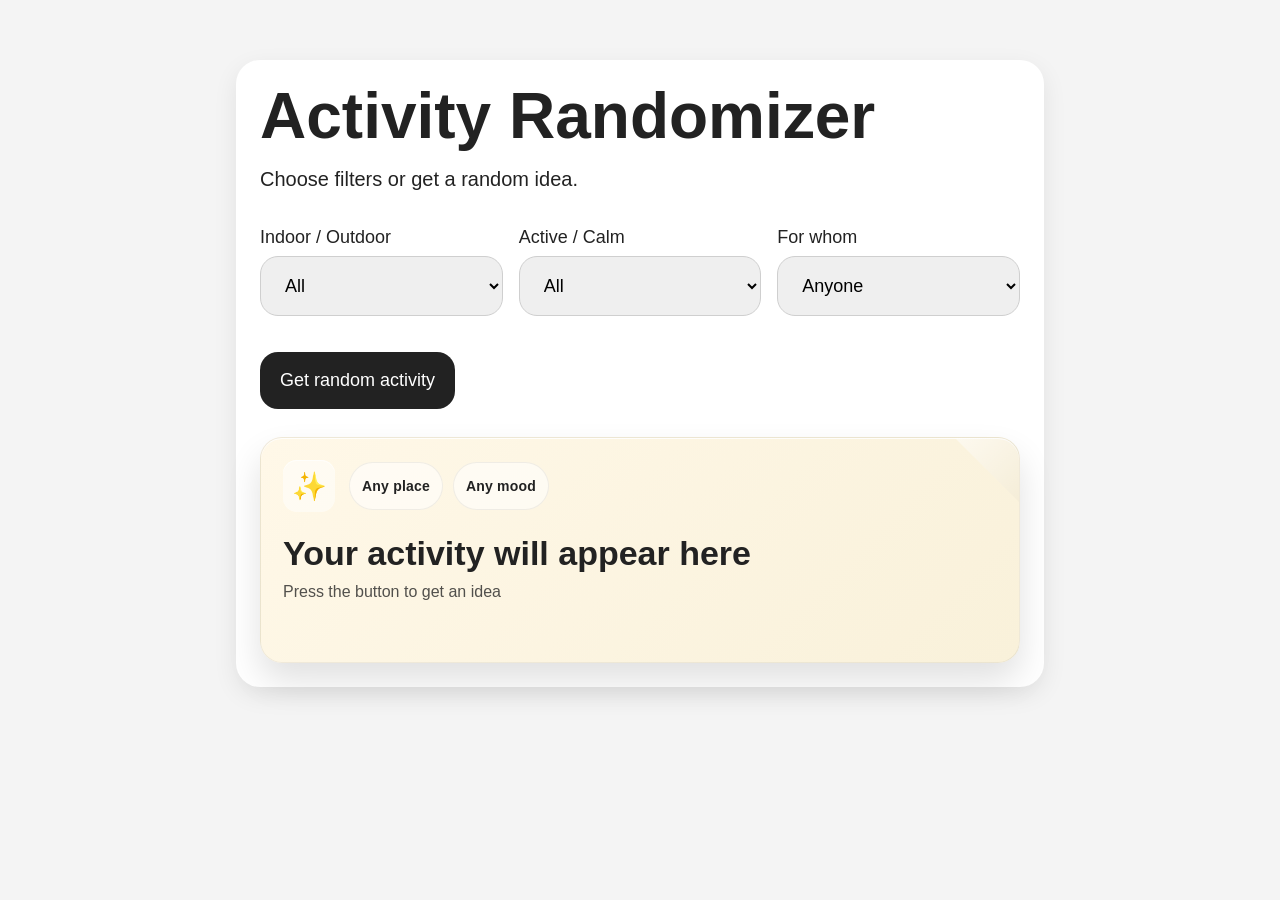
<file: activity-randomizer/index.html>
<!DOCTYPE html>
<html lang="en">
<head>
  <meta charset="UTF-8" />
  <meta name="viewport" content="width=device-width, initial-scale=1.0" />
  <title>Activity Randomizer</title>
  <link rel="stylesheet" href="style.css" />
</head>
<body>
  <div class="container">
    <h1>Activity Randomizer</h1>
    <p>Choose filters or get a random idea.</p>

    <div class="filters">
      <div class="filter-group">
        <label for="placeFilter">Indoor / Outdoor</label>
        <select id="placeFilter">
          <option value="all">All</option>
          <option value="indoor">Indoor</option>
          <option value="outdoor">Outdoor</option>
        </select>
      </div>

      <div class="filter-group">
        <label for="moodFilter">Active / Calm</label>
        <select id="moodFilter">
          <option value="all">All</option>
          <option value="active">Active</option>
          <option value="calm">Calm</option>
        </select>
      </div>

      <div class="filter-group">
        <label for="audienceFilter">For whom</label>
        <select id="audienceFilter">
          <option value="all">Anyone</option>
          <option value="both">For us 👩🏽‍❤️‍👨🏻</option>
          <option value="her">For her 🙋🏽‍♀️</option>
          <option value="him">For him 🙋🏻</option>
        </select>
      </div>
    </div>

    <button id="randomBtn">Get random activity</button>
    
    <div class="choice-panel hidden" id="choicePanel">
  <button class="choice-btn" id="choiceBtn1" type="button"></button>
  <div class="choice-or">OR</div>
  <button class="choice-btn" id="choiceBtn2" type="button"></button>
</div>

    <div class="result-wrap">
      <div class="result is-placeholder" id="result">
        <div class="paper-fold"></div>

        <div class="result-top">
          <div class="result-icon" id="resultIcon">✨</div>
          <div class="result-badges">
            <span class="badge badge-place" id="placeBadge">Any place</span>
            <span class="badge badge-mood" id="moodBadge">Any mood</span>
          </div>
        </div>

        <div class="result-title" id="resultTitle">
          Your activity will appear here
        </div>

        <div class="result-subtitle" id="resultSubtitle">
          Press the button to get an idea
        </div>
      </div>
    </div>
  </div>

<script src="activities.js"></script>
<script src="script.js"></script>
</body>
</html>
</file>
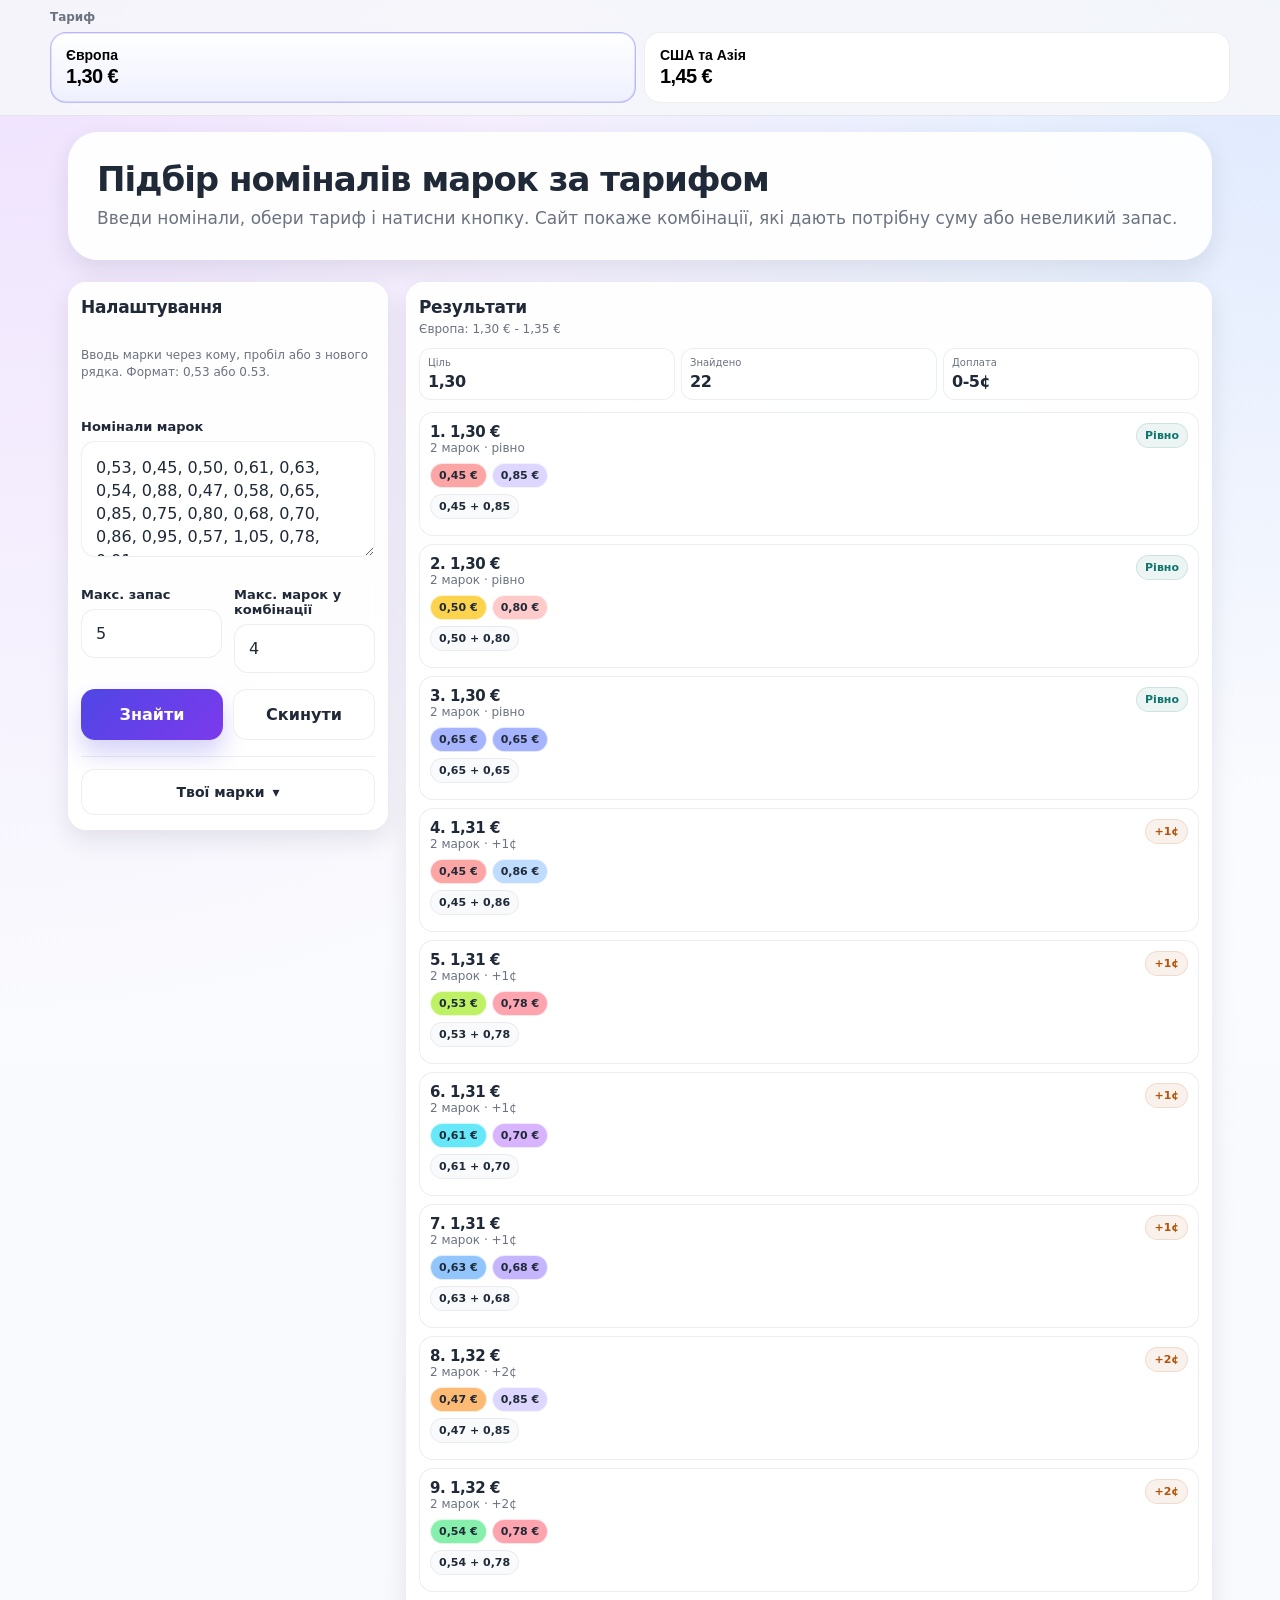
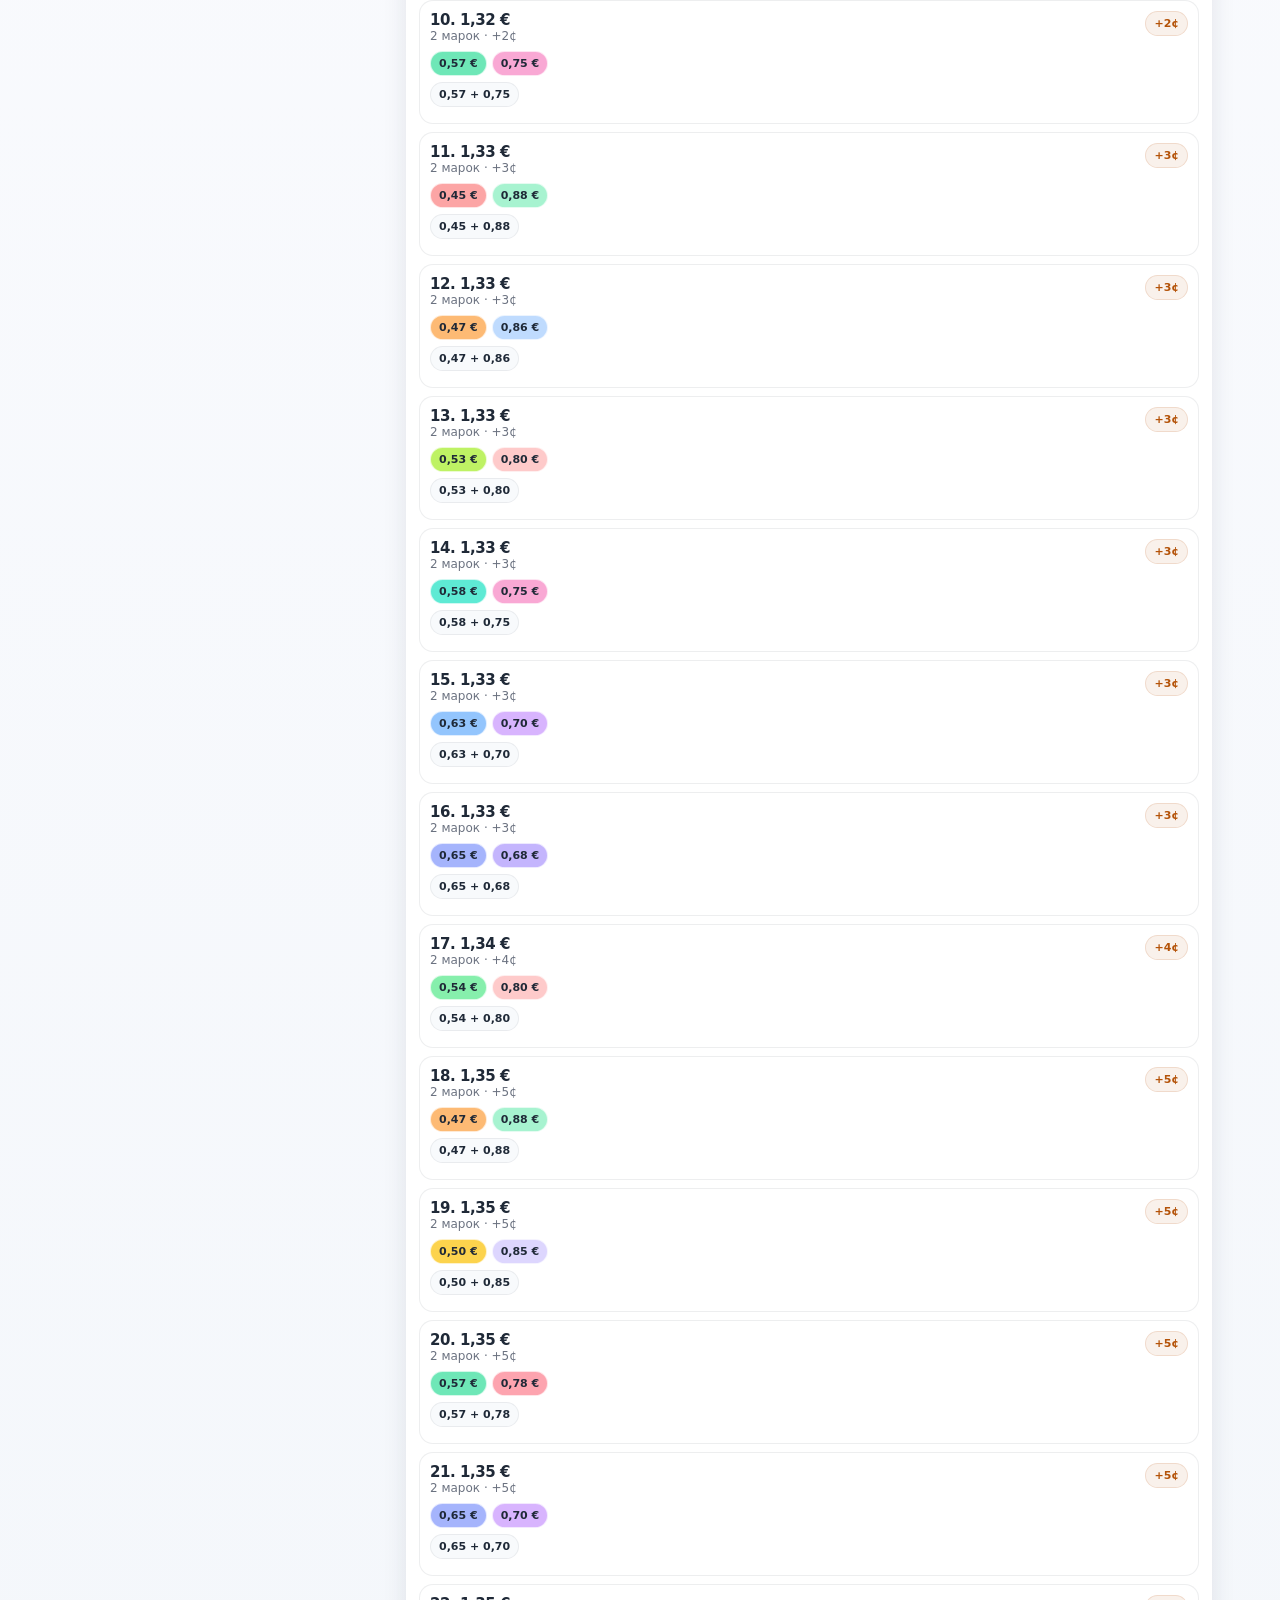
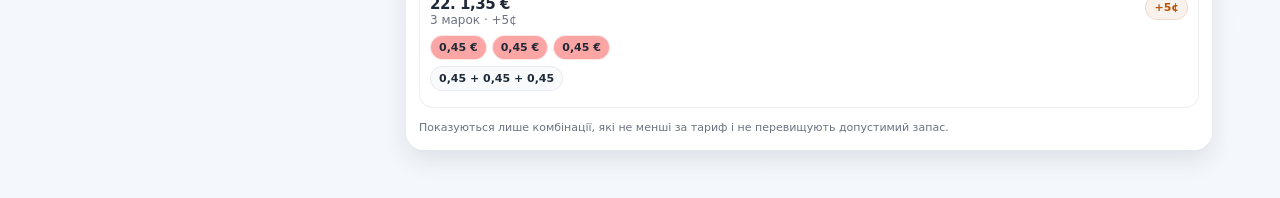
<file: stumps_calculator/index.html>
<!DOCTYPE html>
<html lang="uk">
<head>
  <meta charset="UTF-8" />
  <meta name="viewport" content="width=device-width, initial-scale=1.0" />
  <title>Підбір марок за тарифом</title>
  <link rel="icon" href="icon-stamp-v3.png" sizes="any" />
  <link rel="shortcut icon" href="icon-stamp-v3.png" type="image/png" />
  <link rel="icon" type="image/png" sizes="192x192" href="icon-stamp-v3.png" />
  <link rel="icon" type="image/png" sizes="512x512" href="icon-stamp-v3.png" />
  <link rel="apple-touch-icon" href="icon-stamp-v3.png" />
  <link rel="manifest" href="manifest.webmanifest" />
  <meta name="theme-color" content="#f6f7fb" />
  <style>
    :root {
      --bg: #f6f7fb;
      --panel: rgba(255,255,255,0.92);
      --panel-strong: #ffffff;
      --text: #1f2937;
      --muted: #6b7280;
      --line: rgba(31,41,55,0.08);
      --shadow: 0 10px 24px rgba(31,41,55,0.10);
      --accent: #4f46e5;
      --accent-soft: rgba(79,70,229,0.12);
      --good: #0f766e;
      --warn: #b45309;
      --radius: 18px;
    }

    * { box-sizing: border-box; }

    body {
      margin: 0;
      font-family: Inter, ui-sans-serif, system-ui, -apple-system, BlinkMacSystemFont, "Segoe UI", sans-serif;
      color: var(--text);
      background:
        radial-gradient(circle at top left, rgba(168,85,247,0.16), transparent 28%),
        radial-gradient(circle at top right, rgba(59,130,246,0.16), transparent 22%),
        linear-gradient(180deg, #fcfcff 0%, #f4f7fb 100%);
      min-height: 100vh;
    }

    body.has-sticky-tariff {
      padding-top: 96px;
    }

    .sticky-tariff-bar {
      position: fixed;
      top: 0;
      left: 0;
      right: 0;
      z-index: 1000;
      padding: 10px 12px 12px;
      background: rgba(246,247,251,0.86);
      backdrop-filter: blur(14px);
      -webkit-backdrop-filter: blur(14px);
      border-bottom: 1px solid rgba(31,41,55,0.08);
    }

    .sticky-tariff-inner {
      max-width: 760px;
      margin: 0 auto;
    }

    .sticky-tariff-title {
      font-size: 12px;
      color: var(--muted);
      margin-bottom: 8px;
      font-weight: 600;
    }

    .wrap {
      max-width: 760px;
      margin: 0 auto;
      padding: 14px 12px 28px;
    }

    .hero {
      display: grid;
      gap: 12px;
      margin-bottom: 14px;
    }

    .hero-card {
      background: var(--panel);
      backdrop-filter: blur(10px);
      border: 1px solid rgba(255,255,255,0.7);
      border-radius: 22px;
      box-shadow: var(--shadow);
      padding: 18px 16px;
    }

    h1 {
      margin: 0 0 8px;
      font-size: clamp(24px, 7vw, 34px);
      line-height: 1.08;
      letter-spacing: -0.03em;
    }

    .subtitle {
      margin: 0;
      max-width: 100%;
      font-size: 14px;
      line-height: 1.5;
      color: var(--muted);
    }

    .grid {
      display: grid;
      grid-template-columns: 1fr;
      gap: 12px;
      align-items: start;
    }

    @media (min-width: 981px) {
      .grid {
        grid-template-columns: 320px 1fr;
        gap: 18px;
      }

      .wrap {
        max-width: 1180px;
        padding: 28px 18px 48px;
      }

      .hero {
        margin-bottom: 22px;
      }

      .hero-card {
        padding: 28px;
        border-radius: 30px;
      }

      .subtitle {
        font-size: 17px;
      }

      .sticky-tariff-inner {
        max-width: 1180px;
      }

      body.has-sticky-tariff {
        padding-top: 104px;
      }
    }

    .panel {
      background: var(--panel);
      backdrop-filter: blur(10px);
      border: 1px solid rgba(255,255,255,0.72);
      border-radius: var(--radius);
      box-shadow: var(--shadow);
      padding: 14px 12px;
    }

    .section-title {
      margin: 0 0 10px;
      font-size: 17px;
      font-weight: 700;
      letter-spacing: -0.02em;
    }

    .small {
      color: var(--muted);
      font-size: 12px;
      line-height: 1.4;
    }

    .tariff-switch {
      display: grid;
      grid-template-columns: 1fr 1fr;
      gap: 8px;
      margin: 0;
    }

    .tariff-btn {
      border: 1px solid var(--line);
      background: rgba(255,255,255,0.96);
      border-radius: 16px;
      padding: 14px 15px;
      cursor: pointer;
      transition: 0.2s ease;
      text-align: left;
      min-height: 68px;
      width: 100%;
    }

    .tariff-btn:hover {
      transform: translateY(-1px);
      box-shadow: 0 10px 24px rgba(31,41,55,0.08);
    }

    .tariff-btn.active {
      border-color: rgba(79,70,229,0.35);
      background: linear-gradient(180deg, #ffffff 0%, #eef0ff 100%);
      box-shadow: inset 0 0 0 1px rgba(79,70,229,0.15);
    }

    .tariff-label {
      font-weight: 700;
      font-size: 14px;
      margin-bottom: 2px;
    }

    .tariff-value {
      font-size: 20px;
      font-weight: 800;
      letter-spacing: -0.03em;
    }

    label {
      display: block;
      margin: 14px 0 7px;
      font-weight: 600;
      font-size: 13px;
    }

    textarea, input {
      width: 100%;
      border: 1px solid var(--line);
      border-radius: 14px;
      padding: 14px 14px;
      font: inherit;
      font-size: 16px;
      color: var(--text);
      background: rgba(255,255,255,0.98);
      outline: none;
      transition: border-color 0.2s ease, box-shadow 0.2s ease;
      -webkit-appearance: none;
      appearance: none;
    }

    textarea:focus, input:focus {
      border-color: rgba(79,70,229,0.35);
      box-shadow: 0 0 0 4px rgba(79,70,229,0.10);
    }

    textarea {
      min-height: 116px;
      resize: vertical;
      line-height: 1.45;
    }

    .settings-panel {
      display: grid;
      gap: 12px;
    }

    .settings-top {
      display: grid;
      gap: 8px;
    }

    .row {
      display: grid;
      grid-template-columns: 1fr;
      gap: 8px;
    }

    @media (min-width: 520px) {
      .row {
        grid-template-columns: 1fr 1fr;
        gap: 12px;
      }
    }

    .actions {
      display: grid;
      grid-template-columns: 1fr 1fr;
      gap: 10px;
      margin-top: 4px;
    }

    button.primary, button.secondary {
      border: 0;
      border-radius: 14px;
      padding: 15px 18px;
      font: inherit;
      font-size: 16px;
      font-weight: 700;
      cursor: pointer;
      transition: transform 0.18s ease, box-shadow 0.18s ease, opacity 0.18s ease;
      min-height: 50px;
      width: 100%;
    }

    button.primary:hover, button.secondary:hover { transform: translateY(-1px); }
    button.primary:active, button.secondary:active { transform: translateY(0); }

    button.primary {
      background: linear-gradient(135deg, #4f46e5 0%, #7c3aed 100%);
      color: white;
      box-shadow: 0 14px 24px rgba(79,70,229,0.24);
    }

    button.secondary {
      background: white;
      color: var(--text);
      border: 1px solid var(--line);
    }

    .stamps-box {
      margin-top: 4px;
      padding-top: 12px;
      border-top: 1px solid var(--line);
    }

    .marks-toggle {
      display: inline-flex;
      align-items: center;
      justify-content: center;
      gap: 8px;
      width: 100%;
      min-height: 46px;
      border: 1px solid var(--line);
      background: #fff;
      border-radius: 14px;
      font: inherit;
      font-size: 14px;
      font-weight: 700;
      color: var(--text);
      cursor: pointer;
    }

    .marks-toggle-text {
      pointer-events: none;
    }

    .marks-toggle-icon {
      font-size: 14px;
      line-height: 1;
      pointer-events: none;
      transition: transform 0.2s ease;
    }

    .stamps-box.is-open .marks-toggle-icon {
      transform: rotate(180deg);
    }

    .stamps-content {
      display: none;
    }

    .stamps-box.is-open .stamps-content {
      display: block;
      margin-top: 12px;
    }

    .stamp-cloud {
      display: flex;
      flex-wrap: wrap;
      gap: 6px;
      margin-top: 0;
    }

    .stamp-chip {
      display: inline-flex;
      align-items: center;
      gap: 6px;
      padding: 7px 10px;
      border-radius: 999px;
      color: #111827;
      font-weight: 700;
      font-size: 12px;
      box-shadow: inset 0 0 0 1px rgba(255,255,255,0.78), 0 3px 10px rgba(31,41,55,0.06);
    }

    .stamp-dot {
      width: 12px;
      height: 12px;
      border-radius: 999px;
      background: rgba(255,255,255,0.9);
      box-shadow: inset 0 0 0 1px rgba(0,0,0,0.08);
    }

    .results-top {
      display: grid;
      gap: 10px;
      margin-bottom: 12px;
    }

    .summary {
      display: grid;
      grid-template-columns: repeat(3, minmax(0, 1fr));
      gap: 6px;
    }

    .summary-card {
      background: rgba(255,255,255,0.88);
      border: 1px solid var(--line);
      border-radius: 12px;
      padding: 8px 8px;
      min-width: 0;
    }

    .summary-card .k {
      font-size: 10px;
      color: var(--muted);
      margin-bottom: 4px;
    }

    .summary-card .v {
      font-size: 16px;
      font-weight: 800;
      letter-spacing: -0.03em;
    }

    .results-list {
      display: grid;
      gap: 8px;
    }

    .combo-card {
      background: rgba(255,255,255,0.92);
      border: 1px solid var(--line);
      border-radius: 14px;
      padding: 10px;
    }

    .combo-head {
      display: flex;
      align-items: flex-start;
      justify-content: space-between;
      gap: 10px;
      margin-bottom: 8px;
    }

    .combo-title {
      font-size: 15px;
      font-weight: 800;
      letter-spacing: -0.03em;
    }

    .combo-meta {
      color: var(--muted);
      font-size: 12px;
    }

    .combo-tags {
      display: flex;
      flex-wrap: wrap;
      gap: 5px;
      margin-bottom: 6px;
    }

    .tag {
      padding: 5px 8px;
      border-radius: 999px;
      font-size: 11px;
      font-weight: 700;
      background: #f8fafc;
      border: 1px solid rgba(31,41,55,0.07);
    }

    .tag.exact {
      color: var(--good);
      background: rgba(15,118,110,0.08);
      border-color: rgba(15,118,110,0.14);
    }

    .tag.over {
      color: var(--warn);
      background: rgba(180,83,9,0.08);
      border-color: rgba(180,83,9,0.14);
    }

    .empty {
      padding: 18px 12px;
      border: 1px dashed rgba(31,41,55,0.14);
      border-radius: 14px;
      text-align: center;
      color: var(--muted);
      background: rgba(255,255,255,0.60);
      font-size: 13px;
    }

    .footer-note {
      margin-top: 12px;
      color: var(--muted);
      font-size: 11px;
      line-height: 1.4;
    }
  </style>
</head>
<body>
  <div class="sticky-tariff-bar">
    <div class="sticky-tariff-inner">
      <div class="sticky-tariff-title">Тариф</div>
      <div class="tariff-switch">
        <button class="tariff-btn active" data-tariff="1.30">
          <div class="tariff-label">Європа</div>
          <div class="tariff-value">1,30 €</div>
        </button>
        <button class="tariff-btn" data-tariff="1.45">
          <div class="tariff-label">США та Азія</div>
          <div class="tariff-value">1,45 €</div>
        </button>
      </div>
    </div>
  </div>

  <div class="wrap">
    <section class="hero">
      <div class="hero-card">
        <h1>Підбір номіналів марок за тарифом</h1>
        <p class="subtitle">
          Введи номінали, обери тариф і натисни кнопку. Сайт покаже комбінації, які дають потрібну суму або невеликий запас.
        </p>
      </div>
    </section>

    <section class="grid">
      <aside class="panel">
        <div class="settings-panel">
          <div class="settings-top">
            <h2 class="section-title">Налаштування</h2>
            <p class="small">Вводь марки через кому, пробіл або з нового рядка. Формат: 0,53 або 0.53.</p>
          </div>

          <div>
            <label for="stampsInput">Номінали марок</label>
            <textarea id="stampsInput"></textarea>
          </div>

          <div class="row">
            <div>
              <label for="maxOverInput">Макс. запас</label>
              <input id="maxOverInput" type="number" min="0" max="20" step="1" value="5" />
            </div>
            <div>
              <label for="maxStampsInput">Макс. марок у комбінації</label>
              <input id="maxStampsInput" type="number" min="2" max="8" step="1" value="4" />
            </div>
          </div>

          <div class="actions">
            <button class="primary" id="findBtn">Знайти</button>
            <button class="secondary" id="resetBtn">Скинути</button>
          </div>

          <div class="stamps-box" id="stampsBox">
            <button class="marks-toggle" id="marksToggle" type="button" aria-expanded="false">
              <span class="marks-toggle-text">Твої марки</span>
              <span class="marks-toggle-icon">▾</span>
            </button>
            <div class="stamps-content">
              <div id="stampCloud" class="stamp-cloud"></div>
            </div>
          </div>
        </div>
      </aside>

      <main class="panel">
        <div class="results-top">
          <div>
            <h2 class="section-title" style="margin-bottom:4px;">Результати</h2>
            <div class="small" id="resultDescription">Європа: 1,30 € - 1,35 €</div>
          </div>
          <div class="summary">
            <div class="summary-card">
              <div class="k">Ціль</div>
              <div class="v" id="targetValue">1,30</div>
            </div>
            <div class="summary-card">
              <div class="k">Знайдено</div>
              <div class="v" id="foundCount">0</div>
            </div>
            <div class="summary-card">
              <div class="k">Доплата</div>
              <div class="v" id="extraRange">0-5¢</div>
            </div>
          </div>
        </div>

        <div id="resultsList" class="results-list"></div>
        <div class="footer-note">Показуються лише комбінації, які не менші за тариф і не перевищують допустимий запас.</div>
      </main>
    </section>
  </div>

  <script>
    const tariffButtons = document.querySelectorAll('.tariff-btn');
    const stampsInput = document.getElementById('stampsInput');
    const maxOverInput = document.getElementById('maxOverInput');
    const maxStampsInput = document.getElementById('maxStampsInput');
    const findBtn = document.getElementById('findBtn');
    const resetBtn = document.getElementById('resetBtn');
    const resultsList = document.getElementById('resultsList');
    const stampCloud = document.getElementById('stampCloud');
    const targetValue = document.getElementById('targetValue');
    const foundCount = document.getElementById('foundCount');
    const extraRange = document.getElementById('extraRange');
    const resultDescription = document.getElementById('resultDescription');
    const marksToggle = document.getElementById('marksToggle');
    const stampsBox = document.getElementById('stampsBox');

    let selectedTariff = 130;

    const DEFAULT_STAMPS_VALUE = '0,53, 0,45, 0,50, 0,61, 0,63, 0,54, 0,88, 0,47, 0,58, 0,65, 0,85, 0,75, 0,80, 0,68, 0,70, 0,86, 0,95, 0,57, 1,05, 0,78, 0,91';
    const STAMPS_STORAGE_KEY = 'stampCalculator.stampsInput';

    const palette = [
      '#FCA5A5', '#FDBA74', '#FCD34D', '#BEF264', '#86EFAC', '#6EE7B7',
      '#5EEAD4', '#67E8F9', '#93C5FD', '#A5B4FC', '#C4B5FD', '#D8B4FE',
      '#F9A8D4', '#FDA4AF', '#FECACA', '#DDD6FE', '#BFDBFE', '#A7F3D0',
      '#FDE68A', '#FDBA74', '#FBCFE8', '#BAE6FD'
    ];

    function moneyToCents(value) {
      return Math.round(parseFloat(String(value).replace(',', '.')) * 100);
    }

    function centsToMoney(cents) {
      return (cents / 100).toFixed(2).replace('.', ',');
    }

    function loadStampsFromStorage() {
      const savedValue = localStorage.getItem(STAMPS_STORAGE_KEY);
      return savedValue && savedValue.trim() ? savedValue : DEFAULT_STAMPS_VALUE;
    }

    function saveStampsToStorage(value) {
      localStorage.setItem(STAMPS_STORAGE_KEY, value);
    }

    function parseStamps(text) {
      const matches = text.match(/\d+[.,]\d{1,2}|\d+/g) || [];

      return matches
        .map(item => item.replace(',', '.'))
        .map(Number)
        .filter(num => !Number.isNaN(num) && num > 0)
        .map(num => Math.round(num * 100))
        .sort((a, b) => a - b);
    }

    function uniqueValues(array) {
      return [...new Set(array)];
    }

    function renderStampCloud(stamps) {
      stampCloud.innerHTML = '';
      const unique = uniqueValues(stamps);

      if (!unique.length) {
        stampCloud.innerHTML = '<div class="small">Тут зʼявляться твої номінали.</div>';
        return;
      }

      unique.forEach((stamp, index) => {
        const chip = document.createElement('div');
        chip.className = 'stamp-chip';
        chip.style.background = palette[index % palette.length];
        chip.innerHTML = `<span class="stamp-dot"></span><span>${centsToMoney(stamp)} €</span>`;
        stampCloud.appendChild(chip);
      });
    }

    function getStampColor(stamp, uniqueStamps) {
      const index = uniqueStamps.indexOf(stamp);
      return palette[index % palette.length];
    }

    function findCombinations(stamps, target, maxOver, maxStamps) {
      const unique = uniqueValues(stamps);
      const results = [];
      const seen = new Set();

      function backtrack(startIndex, combo, sum) {
        if (combo.length >= 2 && sum >= target && sum <= target + maxOver) {
          const key = combo.slice().sort((a, b) => a - b).join('-');
          if (!seen.has(key)) {
            seen.add(key);
            results.push({ combo: [...combo], sum });
          }
        }

        if (combo.length >= maxStamps || sum > target + maxOver) return;

        for (let i = startIndex; i < unique.length; i++) {
          combo.push(unique[i]);
          backtrack(i, combo, sum + unique[i]);
          combo.pop();
        }
      }

      backtrack(0, [], 0);

      return results.sort((a, b) => {
        const overA = a.sum - target;
        const overB = b.sum - target;
        if (overA !== overB) return overA - overB;
        if (a.combo.length !== b.combo.length) return a.combo.length - b.combo.length;
        return a.sum - b.sum;
      });
    }

    function renderResults(results, target, maxOver, tariffName, uniqueStamps) {
      resultsList.innerHTML = '';
      targetValue.textContent = centsToMoney(target);
      foundCount.textContent = String(results.length);
      extraRange.textContent = `0-${maxOver}¢`;
      resultDescription.textContent = `${tariffName}: ${centsToMoney(target)} € - ${centsToMoney(target + maxOver)} €`;

      if (!results.length) {
        resultsList.innerHTML = '<div class="empty">Нічого не знайдено. Спробуй більший запас або більшу кількість марок у комбінації.</div>';
        return;
      }

      results.forEach((item, index) => {
        const over = item.sum - target;
        const card = document.createElement('div');
        card.className = 'combo-card';

        const tags = item.combo.map(stamp => {
          const color = getStampColor(stamp, uniqueStamps);
          return `<span class="tag" style="background:${color}; border-color: rgba(255,255,255,0.7);">${centsToMoney(stamp)} €</span>`;
        }).join('');

        card.innerHTML = `
          <div class="combo-head">
            <div>
              <div class="combo-title">${index + 1}. ${centsToMoney(item.sum)} €</div>
              <div class="combo-meta">${item.combo.length} марок · ${over === 0 ? 'рівно' : `+${over}¢`}</div>
            </div>
            <div class="tag ${over === 0 ? 'exact' : 'over'}">${over === 0 ? 'Рівно' : `+${over}¢`}</div>
          </div>
          <div class="combo-tags">${tags}</div>
          <div class="combo-tags">
            <span class="tag">${item.combo.map(centsToMoney).join(' + ')}</span>
          </div>
        `;

        resultsList.appendChild(card);
      });
    }

    function getTariffName() {
      return selectedTariff === 130 ? 'Європа' : 'США та Азія';
    }

    function runSearch() {
      const stamps = parseStamps(stampsInput.value);
      const uniqueStamps = uniqueValues(stamps);
      const maxOver = Math.max(0, Math.min(20, Number(maxOverInput.value) || 5));
      const maxStamps = Math.max(2, Math.min(8, Number(maxStampsInput.value) || 4));

      renderStampCloud(stamps);

      if (!stamps.length) {
        resultsList.innerHTML = '<div class="empty">Введи хоча б один номінал</div>';
        foundCount.textContent = '0';
        return;
      }

      const results = findCombinations(stamps, selectedTariff, maxOver, maxStamps);
      renderResults(results, selectedTariff, maxOver, getTariffName(), uniqueStamps);
    }

    tariffButtons.forEach(button => {
      button.addEventListener('click', () => {
        tariffButtons.forEach(btn => btn.classList.remove('active'));
        button.classList.add('active');
        selectedTariff = moneyToCents(button.dataset.tariff);
        runSearch();
      });
    });

    findBtn.addEventListener('click', runSearch);

    resetBtn.addEventListener('click', () => {
      selectedTariff = 130;
      tariffButtons.forEach(btn => btn.classList.remove('active'));
      tariffButtons[0].classList.add('active');
      stampsInput.value = DEFAULT_STAMPS_VALUE;
      saveStampsToStorage(stampsInput.value);
      maxOverInput.value = 5;
      maxStampsInput.value = 4;
      runSearch();
    });

    marksToggle.addEventListener('click', () => {
      const isOpen = stampsBox.classList.toggle('is-open');
      marksToggle.setAttribute('aria-expanded', String(isOpen));
    });

    stampsInput.addEventListener('input', () => {
      saveStampsToStorage(stampsInput.value);
      renderStampCloud(parseStamps(stampsInput.value));
    });

    stampsInput.value = loadStampsFromStorage();
    renderStampCloud(parseStamps(stampsInput.value));

    if (window.innerWidth <= 520) {
      document.querySelectorAll('input, textarea').forEach(field => {
        field.addEventListener('focus', () => {
          setTimeout(() => {
            field.scrollIntoView({ behavior: 'smooth', block: 'center' });
          }, 250);
        });
      });
    }

    document.body.classList.add('has-sticky-tariff');
    runSearch();
  </script>
</body>
</html>
</file>
<file: activity-randomizer/style.css>
body {
  margin: 0;
  font-family: Arial, sans-serif;
  background: #f4f4f4;
  color: #222;
}

.container {
  max-width: 760px;
  margin: 60px auto;
  padding: 24px;
  background: white;
  border-radius: 24px;
  box-shadow: 0 8px 24px rgba(0, 0, 0, 0.08);
}

h1 {
  margin-top: 0;
  margin-bottom: 20px;
  font-size: 64px;
  line-height: 1;
}

p {
  font-size: 20px;
  margin-bottom: 36px;
}

.filters {
  display: grid;
  grid-template-columns: repeat(3, minmax(0, 1fr));
  gap: 16px;
  margin: 24px 0;
}

.filter-group {
  display: flex;
  flex-direction: column;
  gap: 8px;
}

label {
  font-size: 18px;
}

select,
button {
  padding: 18px 20px;
  font-size: 18px;
  border-radius: 18px;
  border: 1px solid #cfcfcf;
}

button {
  cursor: pointer;
  border: none;
  background: #222;
  color: white;
  margin-top: 12px;
  transition: transform 0.18s ease, opacity 0.18s ease;
}

button:hover {
  opacity: 0.92;
}

button:active {
  transform: scale(0.98);
}

.result-wrap {
  perspective: 1200px;
  margin-top: 28px;
}

.result {
  position: relative;
  overflow: hidden;
  min-height: 180px;
  padding: 22px;
  border-radius: 22px;
  color: #222;
  background: linear-gradient(135deg, #fff8e8, #f9f1da);
  box-shadow:
    0 18px 35px rgba(0, 0, 0, 0.12),
    inset 0 1px 0 rgba(255, 255, 255, 0.85);
  transform-origin: top center;
  transition:
    background 0.45s ease,
    box-shadow 0.45s ease,
    border-color 0.45s ease;
  border: 1px solid rgba(0, 0, 0, 0.06);
}

.paper-fold {
  position: absolute;
  top: 0;
  right: 0;
  width: 64px;
  height: 64px;
  background: linear-gradient(135deg, rgba(255, 255, 255, 0.95), rgba(0, 0, 0, 0.04));
  clip-path: polygon(100% 0, 0 0, 100% 100%);
  opacity: 0.55;
  pointer-events: none;
}

.result-top {
  display: flex;
  align-items: center;
  gap: 14px;
  margin-bottom: 22px;
}

.result-icon {
  width: 52px;
  height: 52px;
  flex-shrink: 0;
  border-radius: 14px;
  display: flex;
  align-items: center;
  justify-content: center;
  font-size: 28px;
  background: rgba(255, 255, 255, 0.5);
  box-shadow: inset 0 1px 0 rgba(255, 255, 255, 0.7);
}

.result-badges {
  display: flex;
  flex-wrap: wrap;
  gap: 10px;
}

.badge {
  display: inline-flex;
  align-items: center;
  min-height: 34px;
  padding: 6px 12px;
  border-radius: 999px;
  font-size: 14px;
  font-weight: 700;
  letter-spacing: 0.2px;
  background: rgba(255, 255, 255, 0.55);
  border: 1px solid rgba(0, 0, 0, 0.06);
}

.result-title {
  font-size: 34px;
  line-height: 1.15;
  font-weight: 800;
  margin-bottom: 10px;
}

.result-subtitle {
  font-size: 16px;
  opacity: 0.78;
}

.is-placeholder .result-title {
  font-weight: 700;
}

.result.animating {
  animation: unfoldPaper 0.72s cubic-bezier(0.2, 0.9, 0.25, 1),
             bouncePaper 0.72s cubic-bezier(0.2, 0.9, 0.25, 1);
}

@keyframes unfoldPaper {
  0% {
    opacity: 0.15;
    transform: rotateX(-88deg) scaleY(0.2) scaleX(0.96);
    filter: blur(2px);
  }
  40% {
    opacity: 1;
    transform: rotateX(8deg) scaleY(1.03) scaleX(1);
    filter: blur(0);
  }
  65% {
    transform: rotateX(-4deg) scaleY(0.98);
  }
  100% {
    transform: rotateX(0deg) scaleY(1) scaleX(1);
  }
}

@keyframes bouncePaper {
  0% {
    box-shadow:
      0 3px 10px rgba(0, 0, 0, 0.06),
      inset 0 1px 0 rgba(255, 255, 255, 0.85);
  }
  55% {
    box-shadow:
      0 26px 42px rgba(0, 0, 0, 0.16),
      inset 0 1px 0 rgba(255, 255, 255, 0.85);
  }
  100% {
    box-shadow:
      0 18px 35px rgba(0, 0, 0, 0.12),
      inset 0 1px 0 rgba(255, 255, 255, 0.85);
  }
}

.result.place-indoor {
  background: linear-gradient(135deg, #eef4ff, #dfe9ff);
}

.result.place-outdoor {
  background: linear-gradient(135deg, #f2ffe8, #ddf7c7);
}

.badge-place.place-indoor {
  background: rgba(102, 140, 255, 0.14);
  color: #3557c8;
}

.badge-place.place-outdoor {
  background: rgba(78, 170, 70, 0.16);
  color: #2f7d2b;
}

.badge-mood.mood-active {
  background: rgba(255, 126, 64, 0.18);
  color: #c45418;
}

.badge-mood.mood-calm {
  background: rgba(120, 96, 210, 0.16);
  color: #5b46b8;
}

.result.mood-active .result-icon {
  background: rgba(255, 126, 64, 0.18);
}

.result.mood-calm .result-icon {
  background: rgba(120, 96, 210, 0.14);
}

@media (max-width: 720px) {
  .container {
    margin: 24px 16px;
    padding: 20px;
  }

  h1 {
    font-size: 42px;
  }

  .filters {
    grid-template-columns: 1fr;
  }

  .result-title {
    font-size: 28px;
  }
}

.choice-panel {
  margin-top: 22px;
  display: flex;
  flex-direction: column;
  align-items: center;
  gap: 14px;
}

.hidden {
  display: none;
}

.choice-or {
  font-size: 20px;
  font-weight: 800;
  letter-spacing: 2px;
  color: #7a6cf0;
  text-shadow: 0 4px 12px rgba(122, 108, 240, 0.18);
}

.choice-btn {
  width: 100%;
  max-width: 520px;
  padding: 18px 20px;
  border: 0;
  border-radius: 26px;
  color: #222;
  cursor: pointer;
  text-align: left;
  box-shadow: 0 14px 30px rgba(0, 0, 0, 0.10);
  transition: transform 0.18s ease, opacity 0.18s ease, box-shadow 0.18s ease;
}

.choice-btn:hover {
  transform: translateY(-2px);
  box-shadow: 0 18px 34px rgba(0, 0, 0, 0.13);
}

.choice-btn:active {
  transform: scale(0.985);
}

.choice-btn.outdoor.calm {
  background: linear-gradient(135deg, #8ef3c9, #7ad7ff, #c9b8ff);
}

.choice-btn.outdoor.active {
  background: linear-gradient(135deg, #7cf5a6, #ffe66d, #ffb86b);
}

.choice-btn.indoor.calm {
  background: linear-gradient(135deg, #d8c1ff, #ffd6e7, #fff1b8);
}

.choice-btn.indoor.active {
  background: linear-gradient(135deg, #8fd3ff, #8affc1, #c7ff7c);
}

.choice-btn-top {
  display: flex;
  align-items: center;
  gap: 14px;
  margin-bottom: 14px;
}

.choice-btn-icon {
  width: 52px;
  height: 52px;
  flex-shrink: 0;
  border-radius: 16px;
  display: flex;
  align-items: center;
  justify-content: center;
  font-size: 28px;
  background: rgba(255, 255, 255, 0.38);
  box-shadow: inset 0 1px 0 rgba(255, 255, 255, 0.6);
}

.choice-btn-badges {
  display: flex;
  flex-wrap: wrap;
  gap: 10px;
}

.choice-badge {
  display: inline-flex;
  align-items: center;
  min-height: 34px;
  padding: 6px 12px;
  border-radius: 999px;
  font-size: 14px;
  font-weight: 800;
  background: rgba(255, 255, 255, 0.46);
  border: 1px solid rgba(255, 255, 255, 0.35);
}

.choice-place-indoor {
  color: #3a55cc;
}

.choice-place-outdoor {
  color: #267a35;
}

.choice-mood-active {
  color: #b95a00;
}

.choice-mood-calm {
  color: #6a42ba;
}

.choice-btn-title {
  font-size: 30px;
  line-height: 1.12;
  font-weight: 900;
}

@media (max-width: 720px) {
  .choice-btn {
    max-width: 100%;
    padding: 16px 16px;
  }

  .choice-btn-title {
    font-size: 24px;
  }

  .choice-or {
    font-size: 18px;
  }
}
</file>
